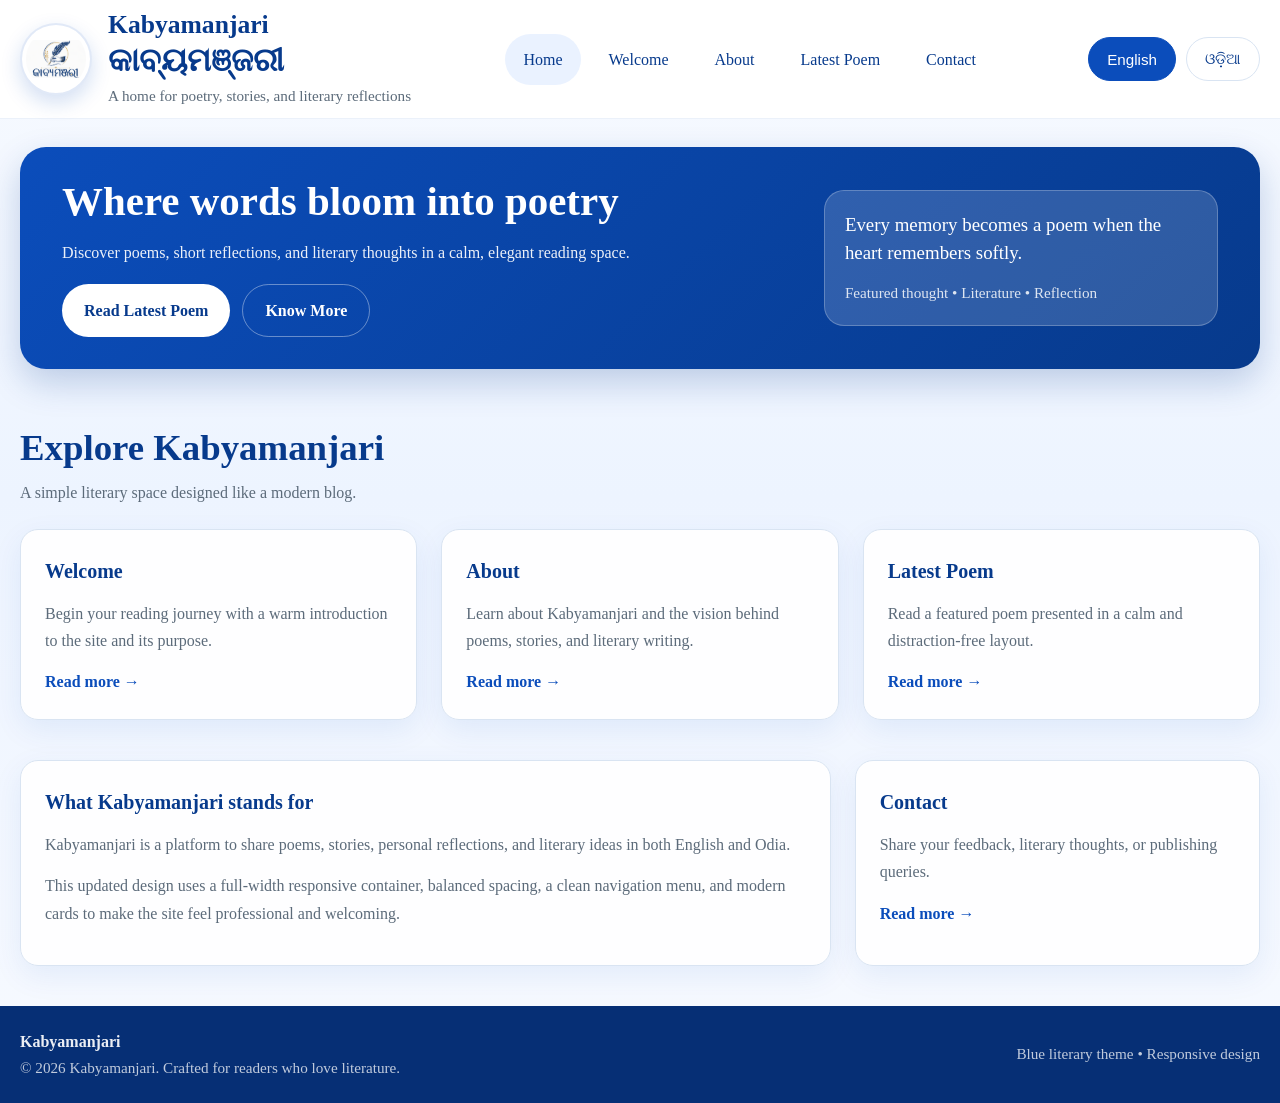
<file: index.html>
<!DOCTYPE html>
<html lang="en">
<head>
  <meta charset="UTF-8">
  <meta name="viewport" content="width=device-width, initial-scale=1.0">
  <title>Kabyamanjari | କାବ୍ୟମଞ୍ଜରୀ</title>
  <link rel="icon" type="image/png" href="logo.png">
  <link rel="stylesheet" href="styles.css">
</head>
<body>
  <header class="site-header">
    <div class="container navbar">
      <div class="brand">
        <img src="logo.png" alt="Kabyamanjari logo" class="brand-logo">
        <div class="brand-text">
          <h1 class="site-title-en">Kabyamanjari</h1>
          <div class="site-title-od">କାବ୍ୟମଞ୍ଜରୀ</div>
          <p data-i18n="brandTag">
            କବିତା, ଗଳ୍ପ ଓ ସାହିତ୍ୟିକ ଚିନ୍ତାଧାରାର ଏକ ସୁନ୍ଦର ଆସର
          </p>
        </div>
      </div>

      <nav class="nav-links">
        <a href="index.html" class="active" data-i18n="navHome">Home</a>
        <a href="welcome.html" data-i18n="navWelcome">Welcome</a>
        <a href="about.html" data-i18n="navAbout">About</a>
        <a href="poem.html" data-i18n="navPoem">Latest Poem</a>
        <a href="contact.html" data-i18n="navContact">Contact</a>
      </nav>

      <div class="lang-switch">
        <button class="lang-btn" data-lang="en" data-i18n="btnEnglish">English</button>
        <button class="lang-btn" data-lang="od" data-i18n="btnOdia">ଓଡ଼ିଆ</button>
      </div>
    </div>
  </header>

  <main>
    <section class="hero">
      <div class="container">
        <div class="hero-box">
          <div class="hero-content">
            <h2 data-i18n="heroTitle">Where words bloom into poetry</h2>
            <p data-i18n="heroText">Discover poems, short reflections, and literary thoughts in a calm, elegant reading space.</p>
            <div class="hero-actions">
              <a class="btn btn-primary" href="poem.html" data-i18n="heroBtn1">Read Latest Poem</a>
              <a class="btn btn-outline" href="about.html" data-i18n="heroBtn2">Know More</a>
            </div>
          </div>

          <div class="hero-card">
            <p class="quote" data-i18n="heroQuote">Every memory becomes a poem when the heart remembers softly.</p>
            <div class="meta" data-i18n="heroMeta">Featured thought • Literature • Reflection</div>
          </div>
        </div>
      </div>
    </section>

    <section class="section">
      <div class="container">
        <div class="section-head">
          <div>
            <h3 data-i18n="sectionTitle">Explore Kabyamanjari</h3>
            <p data-i18n="sectionText">A simple literary space designed like a modern blog.</p>
          </div>
        </div>

        <div class="grid">
          <article class="card">
            <h4 data-i18n="card1Title">Welcome</h4>
            <p data-i18n="card1Text">Begin your reading journey with a warm introduction to the site and its purpose.</p>
            <a class="card-link" href="welcome.html" data-i18n="readMore">Read more →</a>
          </article>

          <article class="card">
            <h4 data-i18n="card2Title">About</h4>
            <p data-i18n="card2Text">Learn about Kabyamanjari and the vision behind poems, stories, and literary writing.</p>
            <a class="card-link" href="about.html" data-i18n="readMore">Read more →</a>
          </article>

          <article class="card">
            <h4 data-i18n="card3Title">Latest Poem</h4>
            <p data-i18n="card3Text">Read a featured poem presented in a calm and distraction-free layout.</p>
            <a class="card-link" href="poem.html" data-i18n="readMore">Read more →</a>
          </article>
        </div>
      </div>
    </section>

    <section class="section">
      <div class="container">
        <div class="grid grid-wide">
          <div class="card">
            <h4 data-i18n="aboutHeading">What Kabyamanjari stands for</h4>
            <p data-i18n="aboutBody1">Kabyamanjari is a platform to share poems, stories, personal reflections, and literary ideas in both English and Odia.</p>
            <p data-i18n="aboutBody2">This updated design uses a full-width responsive container, balanced spacing, a clean navigation menu, and modern cards to make the site feel professional and welcoming.</p>
          </div>

          <div class="card">
            <h4 data-i18n="card4Title">Contact</h4>
            <p data-i18n="card4Text">Share your feedback, literary thoughts, or publishing queries.</p>
            <a class="card-link" href="contact.html" data-i18n="readMore">Read more →</a>
          </div>
        </div>
      </div>
    </section>
  </main>

  <footer class="site-footer">
    <div class="container footer-inner">
      <div>
        <strong>Kabyamanjari</strong>
        <div class="footer-note" data-i18n="footerText">© 2026 Kabyamanjari. Crafted for readers who love literature.</div>
      </div>
      <div class="footer-note">Blue literary theme • Responsive design</div>
    </div>
  </footer>

  <script src="script.js"></script>
</body>
</html>
</file>
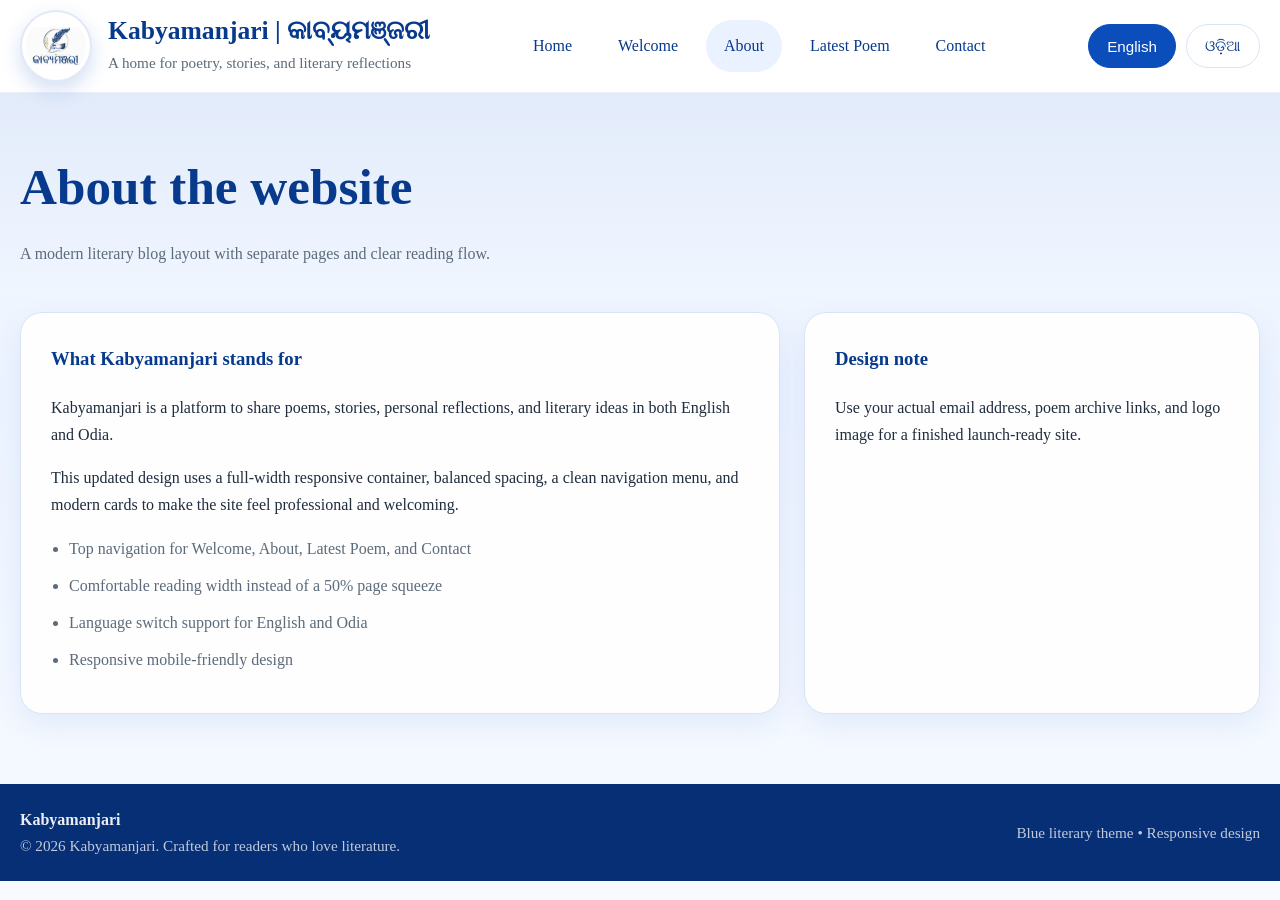
<file: about.html>
<!DOCTYPE html>
<html lang="en">
<head>
  <meta charset="UTF-8">
  <meta name="viewport" content="width=device-width, initial-scale=1.0">
  <title>Kabyamanjari | କାବ୍ୟମଞ୍ଜରୀ</title>
  <link rel="icon" type="image/png" href="logo.png">
  <link rel="stylesheet" href="styles.css">
</head>
<body>
  <header class="site-header">
    <div class="container navbar">
      <div class="brand">
        <img src="logo.png" alt="Kabyamanjari logo" class="brand-logo">
        <div class="brand-text">
          <h1 data-i18n="brandTitle">Kabyamanjari | କାବ୍ୟମଞ୍ଜରୀ</h1>
          <p data-i18n="brandTag">A home for poetry, stories, and literary reflections</p>
        </div>
      </div>
      <nav class="nav-links">
        <a href="index.html" class="" data-i18n="navHome">navHome</a>
        <a href="welcome.html" class="" data-i18n="navWelcome">navWelcome</a>
        <a href="about.html" class="active" data-i18n="navAbout">navAbout</a>
        <a href="poem.html" class="" data-i18n="navPoem">navPoem</a>
        <a href="contact.html" class="" data-i18n="navContact">navContact</a>
      </nav>
      <div class="lang-switch">
        <button class="lang-btn" data-lang="en" data-i18n="btnEnglish">English</button>
        <button class="lang-btn" data-lang="od" data-i18n="btnOdia">ଓଡ଼ିଆ</button>
      </div>
    </div>
  </header>

  <section class="page-banner">
    <div class="container">
      <h2 data-i18n="aboutBanner"></h2>
      <p data-i18n="aboutLead"></p>
    </div>
  </section>

  
<section>
  <div class="container content-layout">
    <article class="rich-card">
      <h3 data-i18n="aboutHeading">What Kabyamanjari stands for</h3>
      <p data-i18n="aboutBody1"></p>
      <p data-i18n="aboutBody2"></p>
      <ul class="list">
        <li data-i18n="aboutList1"></li>
        <li data-i18n="aboutList2"></li>
        <li data-i18n="aboutList3"></li>
        <li data-i18n="aboutList4"></li>
      </ul>
    </article>
    <aside class="rich-card">
      <h3 data-i18n="sideTitle2">Design note</h3>
      <p data-i18n="sideText2"></p>
    </aside>
  </div>
</section>

  <footer class="site-footer">
    <div class="container footer-inner">
      <div>
        <strong>Kabyamanjari</strong>
        <div class="footer-note" data-i18n="footerText">© 2026 Kabyamanjari. Crafted for readers who love literature.</div>
      </div>
      <div class="footer-note">Blue literary theme • Responsive design</div>
    </div>
  </footer>

  <script src="script.js"></script>
</body>
</html>
</file>
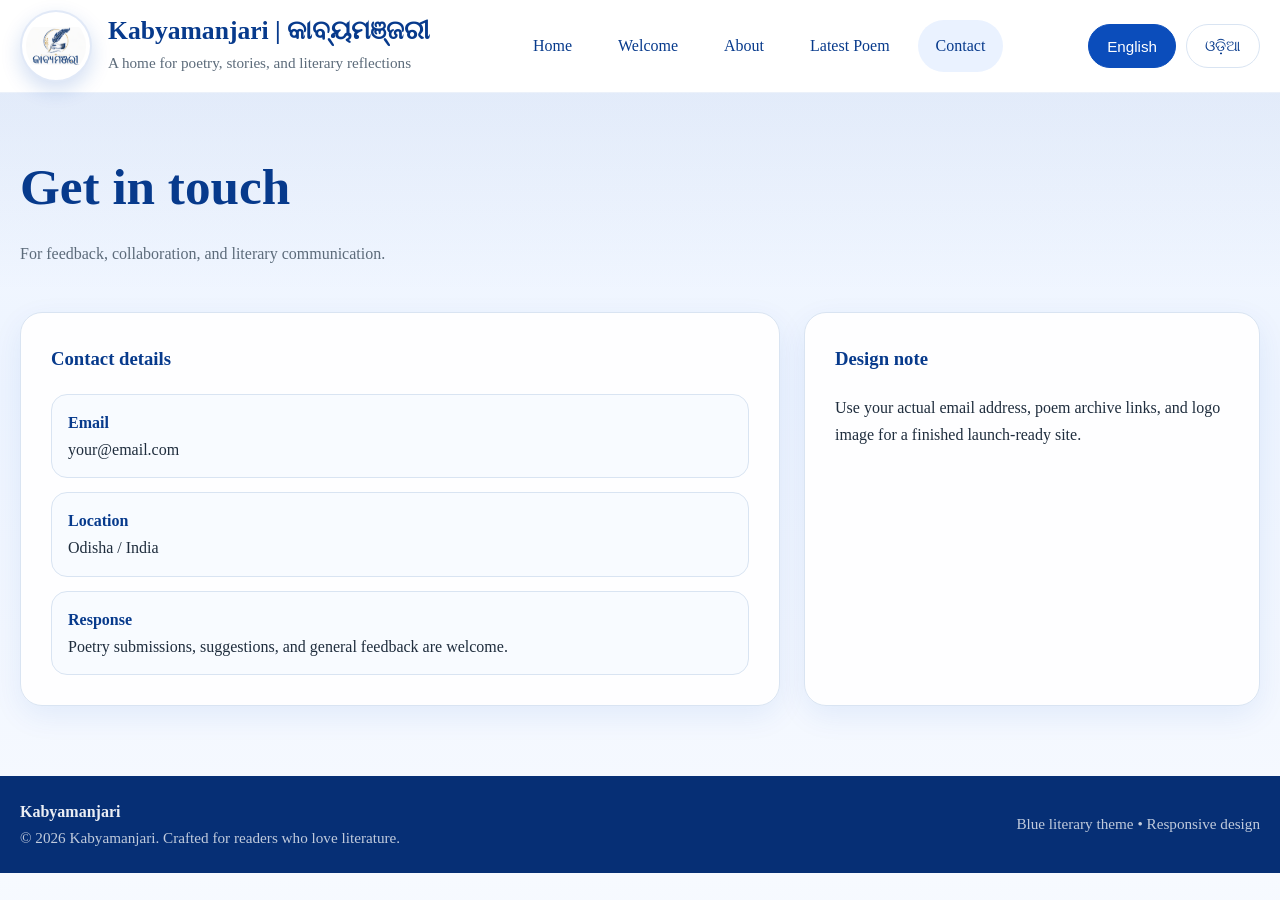
<file: contact.html>
<!DOCTYPE html>
<html lang="en">
<head>
  <meta charset="UTF-8">
  <meta name="viewport" content="width=device-width, initial-scale=1.0">
  <title>Kabyamanjari | କାବ୍ୟମଞ୍ଜରୀ</title>
  <link rel="icon" type="image/png" href="logo.png">
  <link rel="stylesheet" href="styles.css">
</head>
<body>
  <header class="site-header">
    <div class="container navbar">
      <div class="brand">
        <img src="logo.png" alt="Kabyamanjari logo" class="brand-logo">
        <div class="brand-text">
          <h1 data-i18n="brandTitle">Kabyamanjari | କାବ୍ୟମଞ୍ଜରୀ</h1>
          <p data-i18n="brandTag">A home for poetry, stories, and literary reflections</p>
        </div>
      </div>
      <nav class="nav-links">
        <a href="index.html" class="" data-i18n="navHome">navHome</a>
        <a href="welcome.html" class="" data-i18n="navWelcome">navWelcome</a>
        <a href="about.html" class="" data-i18n="navAbout">navAbout</a>
        <a href="poem.html" class="" data-i18n="navPoem">navPoem</a>
        <a href="contact.html" class="active" data-i18n="navContact">navContact</a>
      </nav>
      <div class="lang-switch">
        <button class="lang-btn" data-lang="en" data-i18n="btnEnglish">English</button>
        <button class="lang-btn" data-lang="od" data-i18n="btnOdia">ଓଡ଼ିଆ</button>
      </div>
    </div>
  </header>

  <section class="page-banner">
    <div class="container">
      <h2 data-i18n="contactBanner"></h2>
      <p data-i18n="contactLead"></p>
    </div>
  </section>

  
<section>
  <div class="container content-layout">
    <article class="rich-card">
      <h3 data-i18n="contactHeading">Contact details</h3>
      <div class="contact-list">
        <div class="contact-item"><strong data-i18n="contactEmail">Email</strong><br>your@email.com</div>
        <div class="contact-item"><strong data-i18n="contactLocation">Location</strong><br><span data-i18n="contactLocationText">Odisha / India</span></div>
        <div class="contact-item"><strong data-i18n="contactReply">Response</strong><br><span data-i18n="contactReplyText">Poetry submissions, suggestions, and general feedback are welcome.</span></div>
      </div>
    </article>
    <aside class="rich-card">
      <h3 data-i18n="sideTitle2">Design note</h3>
      <p data-i18n="sideText2"></p>
    </aside>
  </div>
</section>

  <footer class="site-footer">
    <div class="container footer-inner">
      <div>
        <strong>Kabyamanjari</strong>
        <div class="footer-note" data-i18n="footerText">© 2026 Kabyamanjari. Crafted for readers who love literature.</div>
      </div>
      <div class="footer-note">Blue literary theme • Responsive design</div>
    </div>
  </footer>

  <script src="script.js"></script>
</body>
</html>
</file>
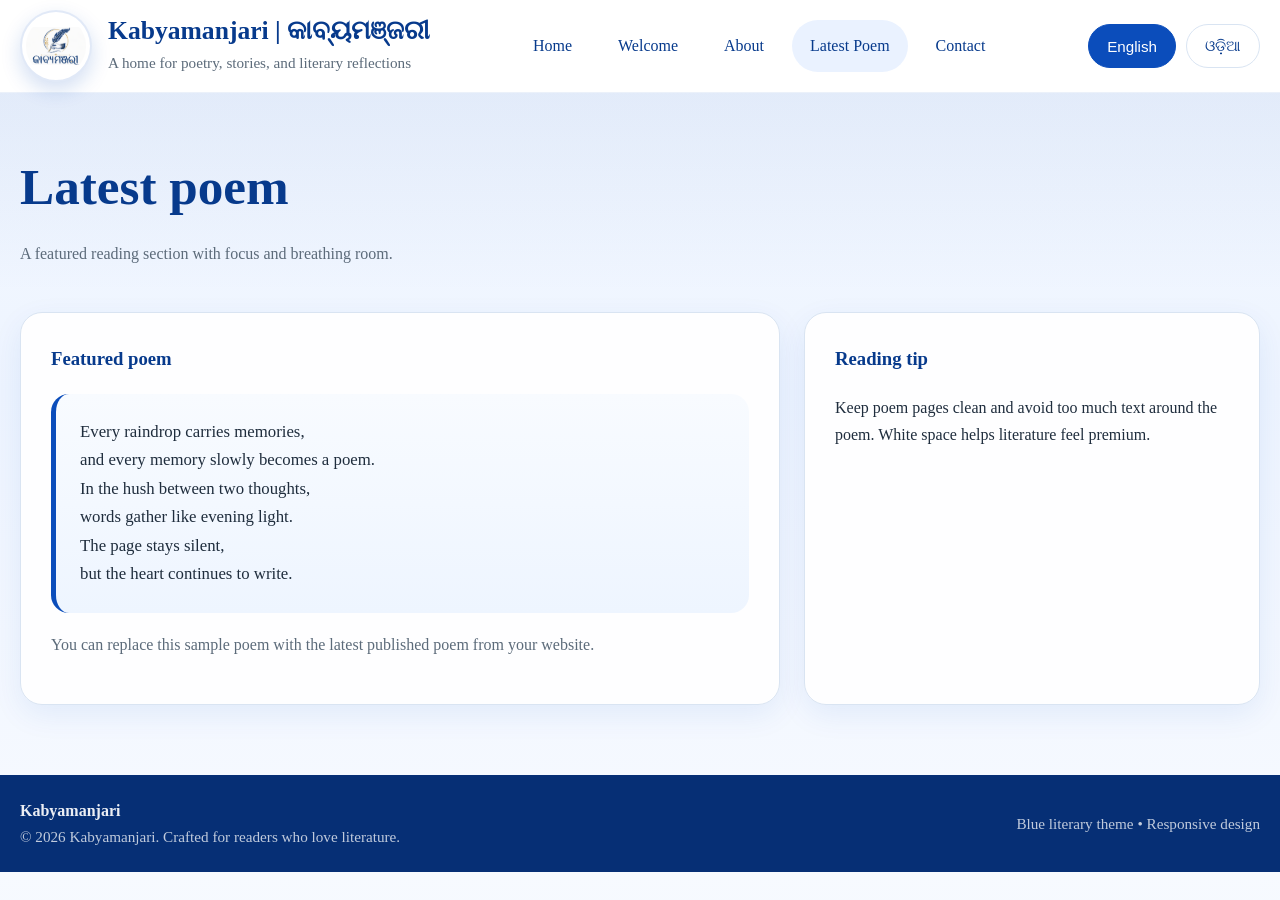
<file: poem.html>
<!DOCTYPE html>
<html lang="en">
<head>
  <meta charset="UTF-8">
  <meta name="viewport" content="width=device-width, initial-scale=1.0">
  <title>Kabyamanjari | କାବ୍ୟମଞ୍ଜରୀ</title>
  <link rel="icon" type="image/png" href="logo.png">
  <link rel="stylesheet" href="styles.css">
</head>
<body>
  <header class="site-header">
    <div class="container navbar">
      <div class="brand">
        <img src="logo.png" alt="Kabyamanjari logo" class="brand-logo">
        <div class="brand-text">
          <h1 data-i18n="brandTitle">Kabyamanjari | କାବ୍ୟମଞ୍ଜରୀ</h1>
          <p data-i18n="brandTag">A home for poetry, stories, and literary reflections</p>
        </div>
      </div>
      <nav class="nav-links">
        <a href="index.html" class="" data-i18n="navHome">navHome</a>
        <a href="welcome.html" class="" data-i18n="navWelcome">navWelcome</a>
        <a href="about.html" class="" data-i18n="navAbout">navAbout</a>
        <a href="poem.html" class="active" data-i18n="navPoem">navPoem</a>
        <a href="contact.html" class="" data-i18n="navContact">navContact</a>
      </nav>
      <div class="lang-switch">
        <button class="lang-btn" data-lang="en" data-i18n="btnEnglish">English</button>
        <button class="lang-btn" data-lang="od" data-i18n="btnOdia">ଓଡ଼ିଆ</button>
      </div>
    </div>
  </header>

  <section class="page-banner">
    <div class="container">
      <h2 data-i18n="poemBanner"></h2>
      <p data-i18n="poemLead"></p>
    </div>
  </section>

  
<section>
  <div class="container content-layout">
    <article class="rich-card">
      <h3 data-i18n="poemHeading">Featured poem</h3>
      <div class="poem-block" data-i18n="poemText"></div>
      <p style="margin-top:18px;color:var(--muted);" data-i18n="poemNote"></p>
    </article>
    <aside class="rich-card">
      <h3 data-i18n="sideTitle">Reading tip</h3>
      <p data-i18n="sideText"></p>
    </aside>
  </div>
</section>

  <footer class="site-footer">
    <div class="container footer-inner">
      <div>
        <strong>Kabyamanjari</strong>
        <div class="footer-note" data-i18n="footerText">© 2026 Kabyamanjari. Crafted for readers who love literature.</div>
      </div>
      <div class="footer-note">Blue literary theme • Responsive design</div>
    </div>
  </footer>

  <script src="script.js"></script>
</body>
</html>
</file>
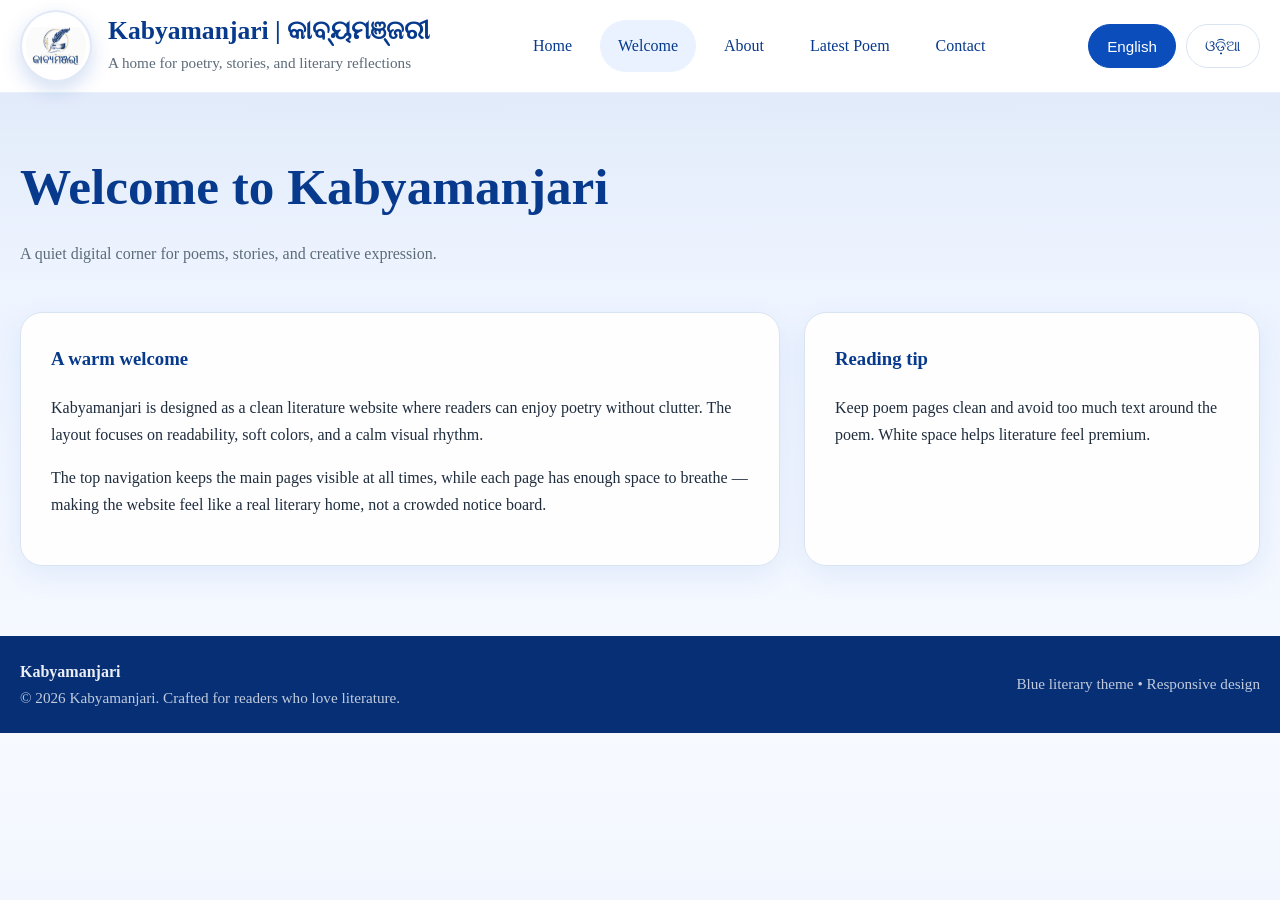
<file: welcome.html>
<!DOCTYPE html>
<html lang="en">
<head>
  <meta charset="UTF-8">
  <meta name="viewport" content="width=device-width, initial-scale=1.0">
  <title>Kabyamanjari | କାବ୍ୟମଞ୍ଜରୀ</title>
  <link rel="icon" type="image/png" href="logo.png">
  <link rel="stylesheet" href="styles.css">
</head>
<body>
  <header class="site-header">
    <div class="container navbar">
      <div class="brand">
        <img src="logo.png" alt="Kabyamanjari logo" class="brand-logo">
        <div class="brand-text">
          <h1 data-i18n="brandTitle">Kabyamanjari | କାବ୍ୟମଞ୍ଜରୀ</h1>
          <p data-i18n="brandTag">A home for poetry, stories, and literary reflections</p>
        </div>
      </div>
      <nav class="nav-links">
        <a href="index.html" class="" data-i18n="navHome">navHome</a>
        <a href="welcome.html" class="active" data-i18n="navWelcome">navWelcome</a>
        <a href="about.html" class="" data-i18n="navAbout">navAbout</a>
        <a href="poem.html" class="" data-i18n="navPoem">navPoem</a>
        <a href="contact.html" class="" data-i18n="navContact">navContact</a>
      </nav>
      <div class="lang-switch">
        <button class="lang-btn" data-lang="en" data-i18n="btnEnglish">English</button>
        <button class="lang-btn" data-lang="od" data-i18n="btnOdia">ଓଡ଼ିଆ</button>
      </div>
    </div>
  </header>

  <section class="page-banner">
    <div class="container">
      <h2 data-i18n="welcomeBanner"></h2>
      <p data-i18n="welcomeLead"></p>
    </div>
  </section>

  
<section>
  <div class="container content-layout">
    <article class="rich-card">
      <h3 data-i18n="welcomeHeading">A warm welcome</h3>
      <p data-i18n="welcomeBody1"></p>
      <p data-i18n="welcomeBody2"></p>
    </article>
    <aside class="rich-card">
      <h3 data-i18n="sideTitle">Reading tip</h3>
      <p data-i18n="sideText"></p>
    </aside>
  </div>
</section>

  <footer class="site-footer">
    <div class="container footer-inner">
      <div>
        <strong>Kabyamanjari</strong>
        <div class="footer-note" data-i18n="footerText">© 2026 Kabyamanjari. Crafted for readers who love literature.</div>
      </div>
      <div class="footer-note">Blue literary theme • Responsive design</div>
    </div>
  </footer>

  <script src="script.js"></script>
</body>
</html>
</file>
<file: styles.css>
:root {
  --primary: #0b4dbb;
  --primary-dark: #073a8c;
  --accent: #f0f6ff;
  --text: #1f2d3d;
  --muted: #5c6b7a;
  --white: #ffffff;
  --border: #d9e4f2;
  --shadow: 0 10px 30px rgba(11, 77, 187, 0.08);
  --radius: 18px;
  --content-width: 1600px;
}

* {
  box-sizing: border-box;
}

html {
  scroll-behavior: smooth;
}

body {
  margin: 0;
  font-family: Georgia, "Times New Roman", serif;
  color: var(--text);
  background: linear-gradient(180deg, #f7faff 0%, #edf4ff 45%, #f7faff 100%);
  line-height: 1.7;
}

img {
  max-width: 100%;
  display: block;
}

a {
  color: inherit;
  text-decoration: none;
}

/* =========================
   CONTAINER
========================= */

.container {
  width: min(var(--content-width), calc(100% - 40px));
  margin: 0 auto;
}

/* =========================
   HEADER
========================= */

.site-header {
  position: sticky;
  top: 0;
  z-index: 1000;
  background: rgba(255, 255, 255, 0.97);
  backdrop-filter: blur(12px);
  border-bottom: 1px solid rgba(11, 77, 187, 0.08);
}

.navbar {
  display: flex;
  align-items: center;
  justify-content: space-between;
  gap: 20px;
  min-height: 70px;
  padding: 10px 0;
}

.brand {
  display: flex;
  align-items: center;
  gap: 16px;
}

.brand-logo {
  width: 72px;
  height: 72px;
  border-radius: 50%;
  object-fit: contain;
  background: #ffffff;
  padding: 4px;
  box-shadow: 0 8px 20px rgba(11, 77, 187, 0.18);
  border: 2px solid rgba(11, 77, 187, 0.12);
}

.brand-text h1 {
  margin: 0;
  line-height: 1.15;
  font-size: clamp(1.6rem, 2vw, 2.3rem);
  color: var(--primary-dark);
}

.site-title-od {
  font-size: 2rem;
  font-weight: 700;
  color: var(--primary-dark);
  line-height: 1.1;
  margin-top: 4px;
}

.brand-text p {
  margin: 4px 0 0;
  color: var(--muted);
  font-size: 0.95rem;
}

.nav-links {
  display: flex;
  align-items: center;
  gap: 10px;
  flex-wrap: wrap;
}

.nav-links a {
  padding: 12px 18px;
  border-radius: 999px;
  font-size: 1rem;
  color: var(--primary-dark);
  transition: all 0.25s ease;
}

.nav-links a:hover,
.nav-links a.active {
  background: #eaf2ff;
}

.lang-switch {
  display: flex;
  gap: 10px;
}

.lang-btn {
  padding: 12px 18px;
  border: 1px solid var(--border);
  border-radius: 999px;
  background: var(--white);
  color: var(--primary-dark);
  cursor: pointer;
  font-size: 0.95rem;
  transition: 0.25s ease;
}

.lang-btn:hover,
.lang-btn.active {
  background: var(--primary);
  color: var(--white);
  border-color: var(--primary);
}

/* =========================
   HERO - COMPACT BLUE BANNER
========================= */

.hero {
  padding: 28px 0 18px;
  margin: 0;
  min-height: auto;
  height: auto;
  background: transparent;
}

.hero .container {
  min-height: auto;
  height: auto;
}

.hero-box {
  width: 100%;
  min-height: auto;
  height: auto;
  display: grid;
  grid-template-columns: 1.3fr 0.7fr;
  align-items: center;
  gap: 30px;
  background-color: #0b4dbb;
  background-image: linear-gradient(135deg, #0b4dbb 0%, #073a8c 100%);
  color: #ffffff;
  border-radius: 26px;
  padding: 32px 42px;
  box-shadow: 0 14px 34px rgba(7, 58, 140, 0.22);
  overflow: hidden;
  position: relative;
  z-index: 2;
}

.hero-content {
  position: relative;
  z-index: 3;
}

.hero h2 {
  margin: 0 0 14px;
  font-size: clamp(2rem, 3.2vw, 3.2rem);
  line-height: 1.1;
  color: #ffffff;
  background: transparent;
}

.hero p {
  margin: 0 0 18px;
  font-size: 1rem;
  color: rgba(255, 255, 255, 0.92);
  background: transparent;
}

.hero-actions {
  display: flex;
  gap: 12px;
  flex-wrap: wrap;
}

.btn {
  display: inline-flex;
  align-items: center;
  justify-content: center;
  padding: 12px 22px;
  border-radius: 999px;
  font-weight: bold;
  transition: 0.2s ease;
}

.btn:hover {
  transform: translateY(-2px);
}

.btn-primary {
  background: var(--white);
  color: var(--primary-dark);
}

.btn-outline {
  border: 1px solid rgba(255, 255, 255, 0.38);
  color: #ffffff;
}

.hero-card {
  background: rgba(255, 255, 255, 0.16);
  border: 1px solid rgba(255, 255, 255, 0.24);
  border-radius: 20px;
  padding: 20px;
  max-width: 430px;
  margin-left: auto;
  color: #ffffff;
  position: relative;
  z-index: 3;
}

.hero-card .quote {
  margin: 0 0 12px;
  font-size: 1.18rem;
  line-height: 1.5;
  color: #ffffff;
}

.hero-card .meta {
  font-size: 0.95rem;
  color: rgba(255, 255, 255, 0.84);
}

/* =========================
   SECTIONS
========================= */

.section {
  padding: 30px 0 10px;
}

.section-head {
  display: flex;
  justify-content: space-between;
  align-items: end;
  gap: 12px;
  margin-bottom: 22px;
}

.section-head h3 {
  margin: 0;
  font-size: clamp(1.6rem, 3vw, 2.3rem);
  color: var(--primary-dark);
}

.section-head p {
  margin: 0;
  color: var(--muted);
}

/* =========================
   CARDS GRID
========================= */

.grid {
  display: grid;
  grid-template-columns: repeat(3, 1fr);
  gap: 24px;
}

.grid-wide {
  grid-template-columns: 2fr 1fr;
}

.card {
  background: rgba(255, 255, 255, 0.92);
  border: 1px solid var(--border);
  border-radius: var(--radius);
  padding: 24px;
  box-shadow: var(--shadow);
  transition: all 0.25s ease;
}

.card:hover {
  transform: translateY(-4px);
}

.card h4 {
  margin: 0 0 12px;
  color: var(--primary-dark);
  font-size: 1.25rem;
}

.card p {
  margin: 0 0 14px;
  color: var(--muted);
}

.card-link {
  display: inline-block;
  color: var(--primary);
  font-weight: bold;
}

/* =========================
   PAGE BANNER
========================= */

.page-banner {
  background: linear-gradient(180deg, rgba(11, 77, 187, 0.08), rgba(11, 77, 187, 0));
  padding: 50px 0 25px;
}

.page-banner h2 {
  margin: 0 0 10px;
  font-size: clamp(2rem, 4vw, 3.2rem);
  color: var(--primary-dark);
}

.page-banner p {
  margin: 0;
  color: var(--muted);
}

/* =========================
   CONTENT
========================= */

.content-layout {
  display: grid;
  grid-template-columns: 1.25fr 0.75fr;
  gap: 24px;
  padding: 20px 0 40px;
}

.rich-card {
  background: rgba(255, 255, 255, 0.92);
  border: 1px solid var(--border);
  border-radius: 22px;
  padding: 30px;
  box-shadow: var(--shadow);
}

.rich-card h3 {
  margin-top: 0;
  color: var(--primary-dark);
}

.poem-block {
  background: linear-gradient(180deg, #f8fbff, #eef5ff);
  border-left: 5px solid var(--primary);
  border-radius: 18px;
  padding: 24px;
  font-size: 1.05rem;
}

.list {
  margin: 0;
  padding-left: 18px;
}

.list li {
  margin-bottom: 10px;
  color: var(--muted);
}

.contact-list {
  display: grid;
  gap: 14px;
}

.contact-item {
  padding: 14px 16px;
  border-radius: 16px;
  background: #f8fbff;
  border: 1px solid var(--border);
}

.contact-item strong {
  color: var(--primary-dark);
}

/* =========================
   FOOTER
========================= */

.site-footer {
  margin-top: 30px;
  background: #062f75;
  color: rgba(255, 255, 255, 0.92);
}

.footer-inner {
  display: flex;
  justify-content: space-between;
  align-items: center;
  gap: 18px;
  padding: 22px 0;
}

.footer-note {
  color: rgba(255, 255, 255, 0.75);
  font-size: 0.95rem;
}

/* =========================
   TABLET
========================= */

@media (max-width: 980px) {
  .hero-box,
  .content-layout,
  .grid,
  .grid-wide {
    grid-template-columns: 1fr;
  }

  .navbar {
    flex-wrap: wrap;
    justify-content: center;
  }

  .brand {
    width: 100%;
    justify-content: center;
  }

  .nav-links,
  .lang-switch {
    justify-content: center;
  }

  .hero-card {
    max-width: 100%;
    margin-left: 0;
  }
}

/* =========================
   MOBILE
========================= */

@media (max-width: 640px) {
  .container {
    width: calc(100% - 20px);
  }

  .navbar {
    gap: 12px;
    padding: 8px 0;
  }

  .brand {
    gap: 10px;
  }

  .brand-logo {
    width: 54px;
    height: 54px;
  }

  .brand-text h1 {
    font-size: 1.35rem;
  }

  .site-title-od {
    font-size: 1.35rem;
  }

  .brand-text p {
    font-size: 0.82rem;
  }

  .nav-links a,
  .lang-btn {
    padding: 9px 13px;
    font-size: 0.9rem;
  }

  .hero {
    padding: 14px 0 16px;
  }

  .hero-box {
    border-radius: 22px;
    padding: 22px;
    gap: 20px;
  }

  .hero h2 {
    font-size: clamp(1.8rem, 8vw, 2.4rem);
    margin-bottom: 12px;
  }

  .hero p {
    font-size: 0.95rem;
    margin-bottom: 16px;
  }

  .btn {
    padding: 10px 18px;
    font-size: 0.95rem;
  }

  .hero-card {
    padding: 16px;
  }

  .hero-card .quote {
    font-size: 1.05rem;
  }

  .section {
    padding: 24px 0 8px;
  }

  .section-head {
    flex-direction: column;
    align-items: flex-start;
  }

  .card,
  .rich-card {
    padding: 18px;
  }

  .footer-inner {
    flex-direction: column;
    align-items: flex-start;
  }
}
</file>
